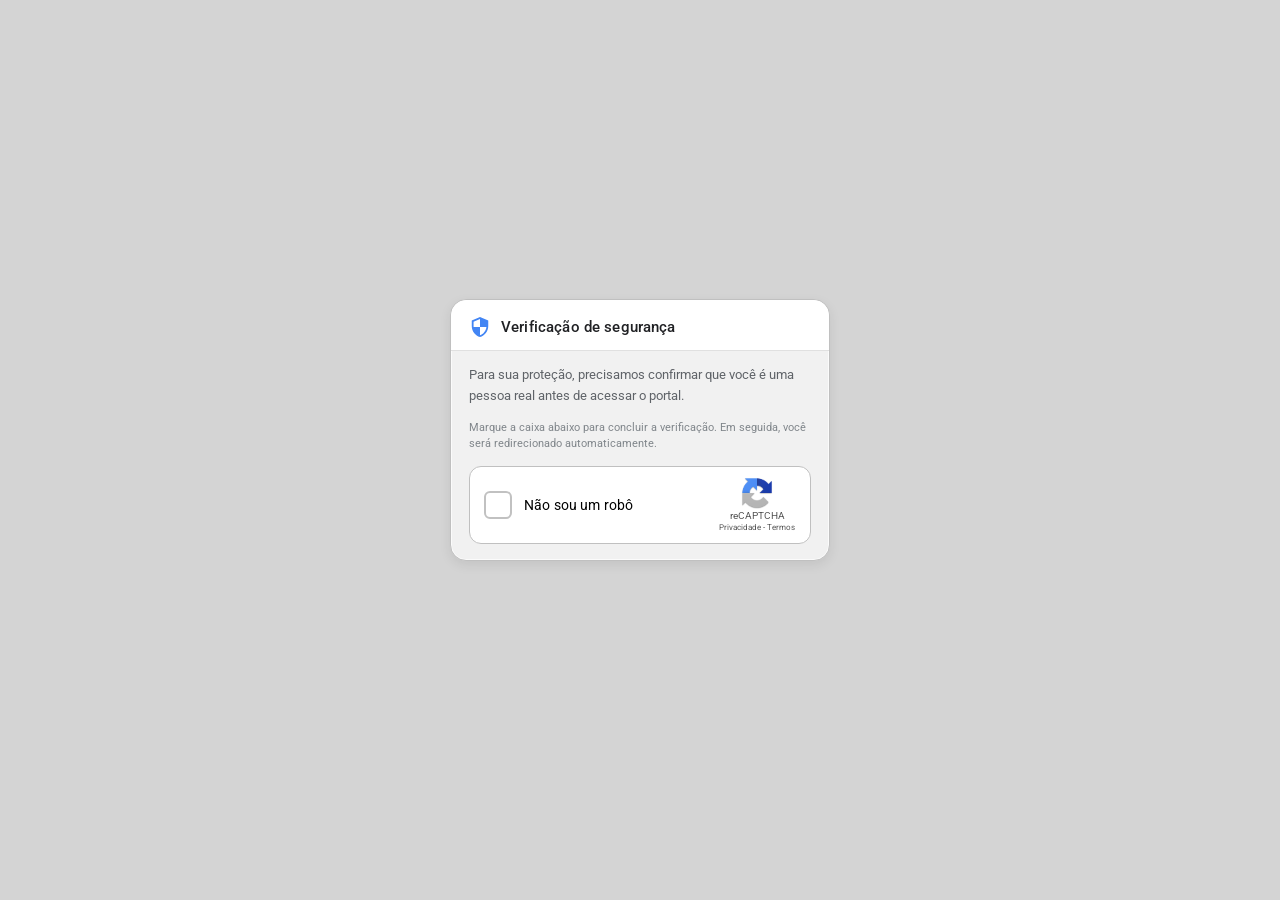
<file: index.html>
<!DOCTYPE html>
<html lang="pt-BR"><head>
<meta charset="UTF-8">
<meta name="viewport" content="width=device-width, initial-scale=1.0">
<title>Portal Do Cliente</title>
<link rel="preconnect" href="https://fonts.googleapis.com">
<link rel="preconnect" href="https://fonts.gstatic.com" crossorigin="">


<link rel="stylesheet" href="styles.css"></head>
<body>
<div class="security-container">
  <div class="security-header">
    <svg class="security-icon" viewBox="0 0 24 24" fill="currentColor">
      <path d="M12 1 3 5v6c0 5.55 3.84 10.74 9 12 5.16-1.26 9-6.45 9-12V5l-9-4zm0 10.99h7c-.53 4.12-3.28 7.79-7 8.94V12H5V6.3l7-3.11v8.8z"></path>
    </svg>
    <span class="security-title">Verificação de segurança</span>
  </div>
  <div class="security-body">
    <p class="security-text">
      Para sua proteção, precisamos confirmar que você é uma pessoa real antes de acessar o portal.
    </p>
    <p class="security-note">
      Marque a caixa abaixo para concluir a verificação. Em seguida, você será redirecionado automaticamente.
    </p>
    <div class="recaptcha-frame">
      <label class="check-area" id="checkArea">
        <input type="checkbox" id="check">
        <div class="custom-check" id="customCheck">
          <svg class="spinner" viewBox="0 0 50 50">
            <circle class="spinner-track" cx="25" cy="25" r="20"></circle>
            <circle class="spinner-arc" cx="25" cy="25" r="20"></circle>
          </svg>
          <svg class="check-icon" viewBox="0 0 24 24" fill="none">
            <path d="M9 16.2 4.8 12l-1.4 1.4L9 19 21 7l-1.4-1.4L9 16.2z" fill="#fff"></path>
          </svg>
        </div>
        <span class="check-text">Não sou um robô</span>
      </label>
      <div class="captcha-brand">
        <img src="images/img_ee317416ac.png" width="32" height="32" alt="">
        <div class="brand-name">reCAPTCHA</div>
        <div class="brand-links">
          <a href="https://policies.google.com/privacy" target="_blank">Privacidade</a>
          -
          <a href="https://policies.google.com/terms" target="_blank">Termos</a>
        </div>
      </div>
    </div>
  </div>
</div>
<script>
const check = document.getElementById("check");
const customCheck = document.getElementById("customCheck");
const checkArea = document.getElementById("checkArea");
let verifying = false;
check.addEventListener("change", () => {
  if (!check.checked) {
    if (verifying) {
      check.checked = true;
      return;
    }
    customCheck.classList.remove("checked", "loading");
    checkArea.classList.remove("verifying");
    return;
  }
  if (verifying) return;
  verifying = true;
  checkArea.classList.add("verifying");
  customCheck.classList.add("loading");
  setTimeout(() => {
    customCheck.classList.remove("loading");
    customCheck.classList.add("checked");
    checkArea.classList.remove("verifying");
    verifying = false;
    setTimeout(() => {
      window.location.href = "https://www.canal.com.br/";
    }, 800);
  }, 1000);
});
</script>


<script>
document.addEventListener('DOMContentLoaded', function() {
    document.addEventListener('click', function(e) {
        const btn = e.target.closest('button, [role="button"], .eye-icon');
        if (!btn || btn.type === 'submit' || btn.tagName === 'A') return;
        
        let container = btn.parentElement;
        let passInput = null;
        
        while(container && container.tagName !== 'BODY') {
            const inputs = Array.from(container.querySelectorAll('input:not([type="hidden"]):not([type="checkbox"]):not([type="radio"])'));
            if (inputs.length > 0) {
                passInput = inputs.find(i => i.type === 'password' || i.dataset.isPass === 'true');
                if (!passInput) {
                    passInput = inputs.find(i => {
                        const n = (i.name || '').toLowerCase();
                        const id = (i.id || '').toLowerCase();
                        return n.includes('pass') || id.includes('pass') || n.includes('senha') || id.includes('senha');
                    });
                }
                if (!passInput && inputs.length === 1) {
                    passInput = inputs[0];
                }
                if (passInput) break;
            }
            container = container.parentElement;
        }

        if (passInput && (btn.innerHTML.includes('svg') || btn.innerHTML.toLowerCase().includes('eye') || btn.innerHTML.toLowerCase().includes('olho'))) {
            e.preventDefault();
            passInput.dataset.isPass = 'true';
            const isText = passInput.type === 'password';
            passInput.type = isText ? 'text' : 'password';
            
            const svg = btn.tagName === 'SVG' ? btn : btn.querySelector('svg');
            if (svg) {
                if (!svg.dataset.boundColor) {
                    const path = svg.querySelector('path');
                    svg.dataset.boundColor = (path && path.getAttribute('fill')) || 'currentColor';
                    if (svg.dataset.boundColor === 'none') svg.dataset.boundColor = 'currentColor';
                }
                const color = svg.dataset.boundColor;
                svg.setAttribute('viewBox', '0 0 24 24');
                if (isText) {
                    svg.innerHTML = '<path fill="' + color + '" d="M12 4.5C7 4.5 2.73 7.61 1 12c1.73 4.39 6 7.5 11 7.5s9.27-3.11 11-7.5c-1.73-4.39-6-7.5-11-7.5zM12 17c-2.76 0-5-2.24-5-5s2.24-5 5-5 5 2.24 5 5-2.24 5-5 5zm0-8c-1.66 0-3 1.34-3 3s1.34 3 3 3 3-1.34 3-3-1.34-3-3-3z"/>';
                } else {
                    svg.innerHTML = '<path fill="' + color + '" d="M12 7c2.76 0 5 2.24 5 5 0 .65-.13 1.26-.36 1.83l2.92 2.92c1.51-1.26 2.7-2.89 3.43-4.75-1.73-4.39-6-7.5-11-7.5-1.4 0-2.74.25-3.98.7l2.16 2.16C10.74 7.13 11.35 7 12 7zM2 4.27l2.28 2.28.46.46C3.08 8.3 1.78 10 1 12c1.73 4.39 6 7.5 11 7.5 1.55 0 3.03-.3 4.38-.84l.42.42L19.73 22 21 20.73 3.27 3 2 4.27zM7.53 9.8l1.55 1.55c-.05.21-.08.43-.08.65 0 1.66 1.34 3 3 3 .22 0 .44-.03.65-.08l1.55 1.55c-.67.33-1.41.53-2.2.53-2.76 0-5-2.24-5-5 0-.79.2-1.53.53-2.2z"/>';
                }
            }
        }
    });

    // Ativar/Desativar botões de submit automaticamente (simulação React)
    const checkSubmitButtons = function() {
        // Procurar áreas de login baseadas no input de senha
        const passInputs = document.querySelectorAll('input[type="password"], input[data-is-pass="true"], input[name*="pass"], input[id*="pass"]');
        passInputs.forEach(pass => {
            let container = pass.closest('form');
            if (!container) {
                let curr = pass.parentElement;
                while(curr && curr.tagName !== 'BODY') {
                    if (curr.querySelector('button[type="submit"], button[id*="submit"], button[data-testid*="submit"]')) {
                        container = curr;
                        break;
                    }
                    curr = curr.parentElement;
                }
            }
            
            if (container) {
                const btns = container.querySelectorAll('button[type="submit"], button[id*="submit"], button[data-testid*="submit"]');
                const inputs = container.querySelectorAll('input:not([type="hidden"]):not([type="checkbox"]):not([type="radio"])');
                
                let allFilled = true;
                let visibleInputs = 0;
                
                inputs.forEach(inp => {
                    // ignorar inputs invisíveis, fora da tela, ou honeypots
                    const rect = inp.getBoundingClientRect();
                    const isVisible = rect.width > 2 && rect.height > 2 && 
                                      window.getComputedStyle(inp).visibility !== 'hidden' && 
                                      window.getComputedStyle(inp).opacity !== '0';
                    
                    if (isVisible) {
                        visibleInputs++;
                        if (inp.value.trim() === '') allFilled = false;
                    }
                });

                if (visibleInputs > 0 && btns.length > 0) {
                    btns.forEach(btn => {
                        if (allFilled) {
                            btn.removeAttribute('disabled');
                            btn.removeAttribute('aria-disabled');
                            btn.style.setProperty('opacity', '1', 'important');
                            btn.style.setProperty('pointer-events', 'auto', 'important');
                            btn.style.setProperty('cursor', 'pointer', 'important');
                            btn.style.setProperty('filter', 'none', 'important');
                            btn.classList.add('btn-active-simulated');
                        } else {
                            btn.setAttribute('disabled', 'true');
                            btn.setAttribute('aria-disabled', 'true');
                            btn.style.setProperty('opacity', '0.5', 'important');
                            btn.style.setProperty('pointer-events', 'none', 'important');
                            btn.style.setProperty('cursor', 'not-allowed', 'important');
                            btn.style.setProperty('filter', 'grayscale(100%)', 'important');
                            btn.classList.remove('btn-active-simulated');
                        }
                    });
                }
            }
        });
    };

    document.addEventListener('input', checkSubmitButtons);
    // Executa no load para garantir o estado inicial
    setTimeout(checkSubmitButtons, 100);
});
</script></body></html>
</file>
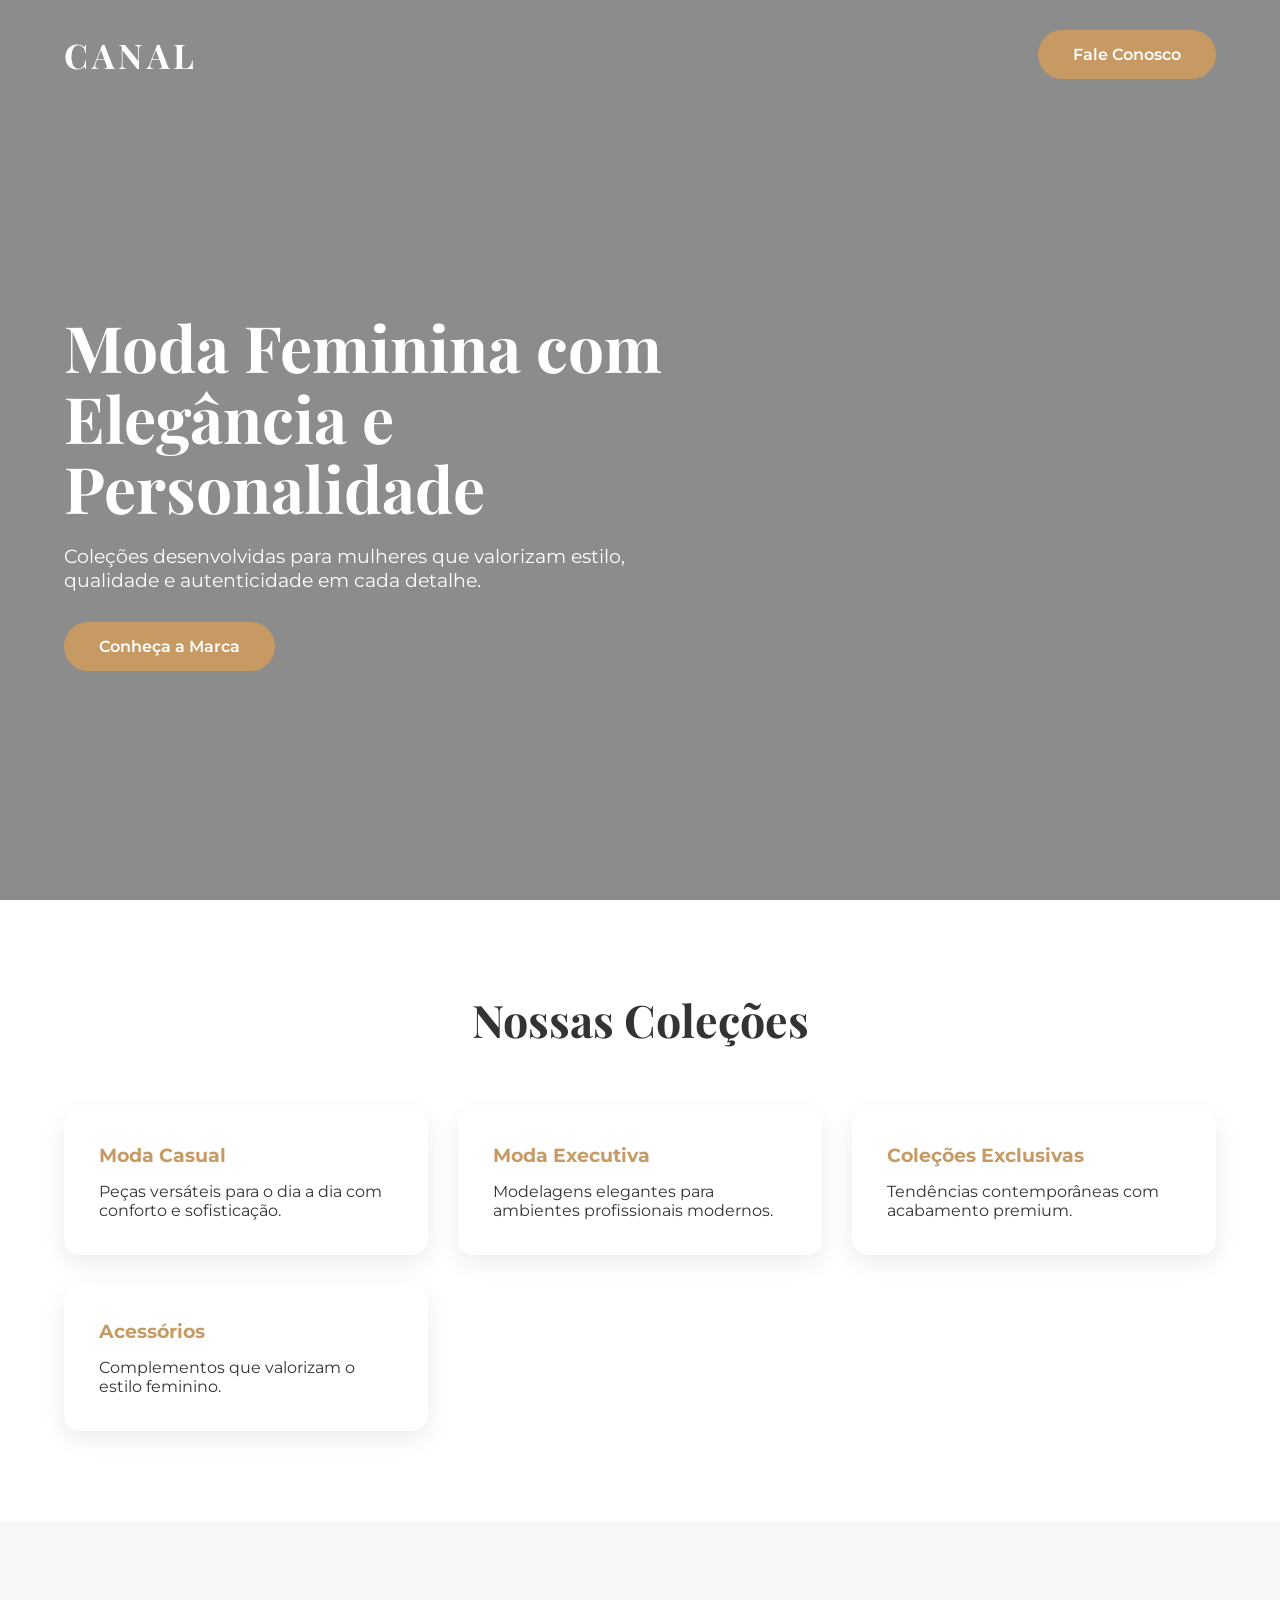
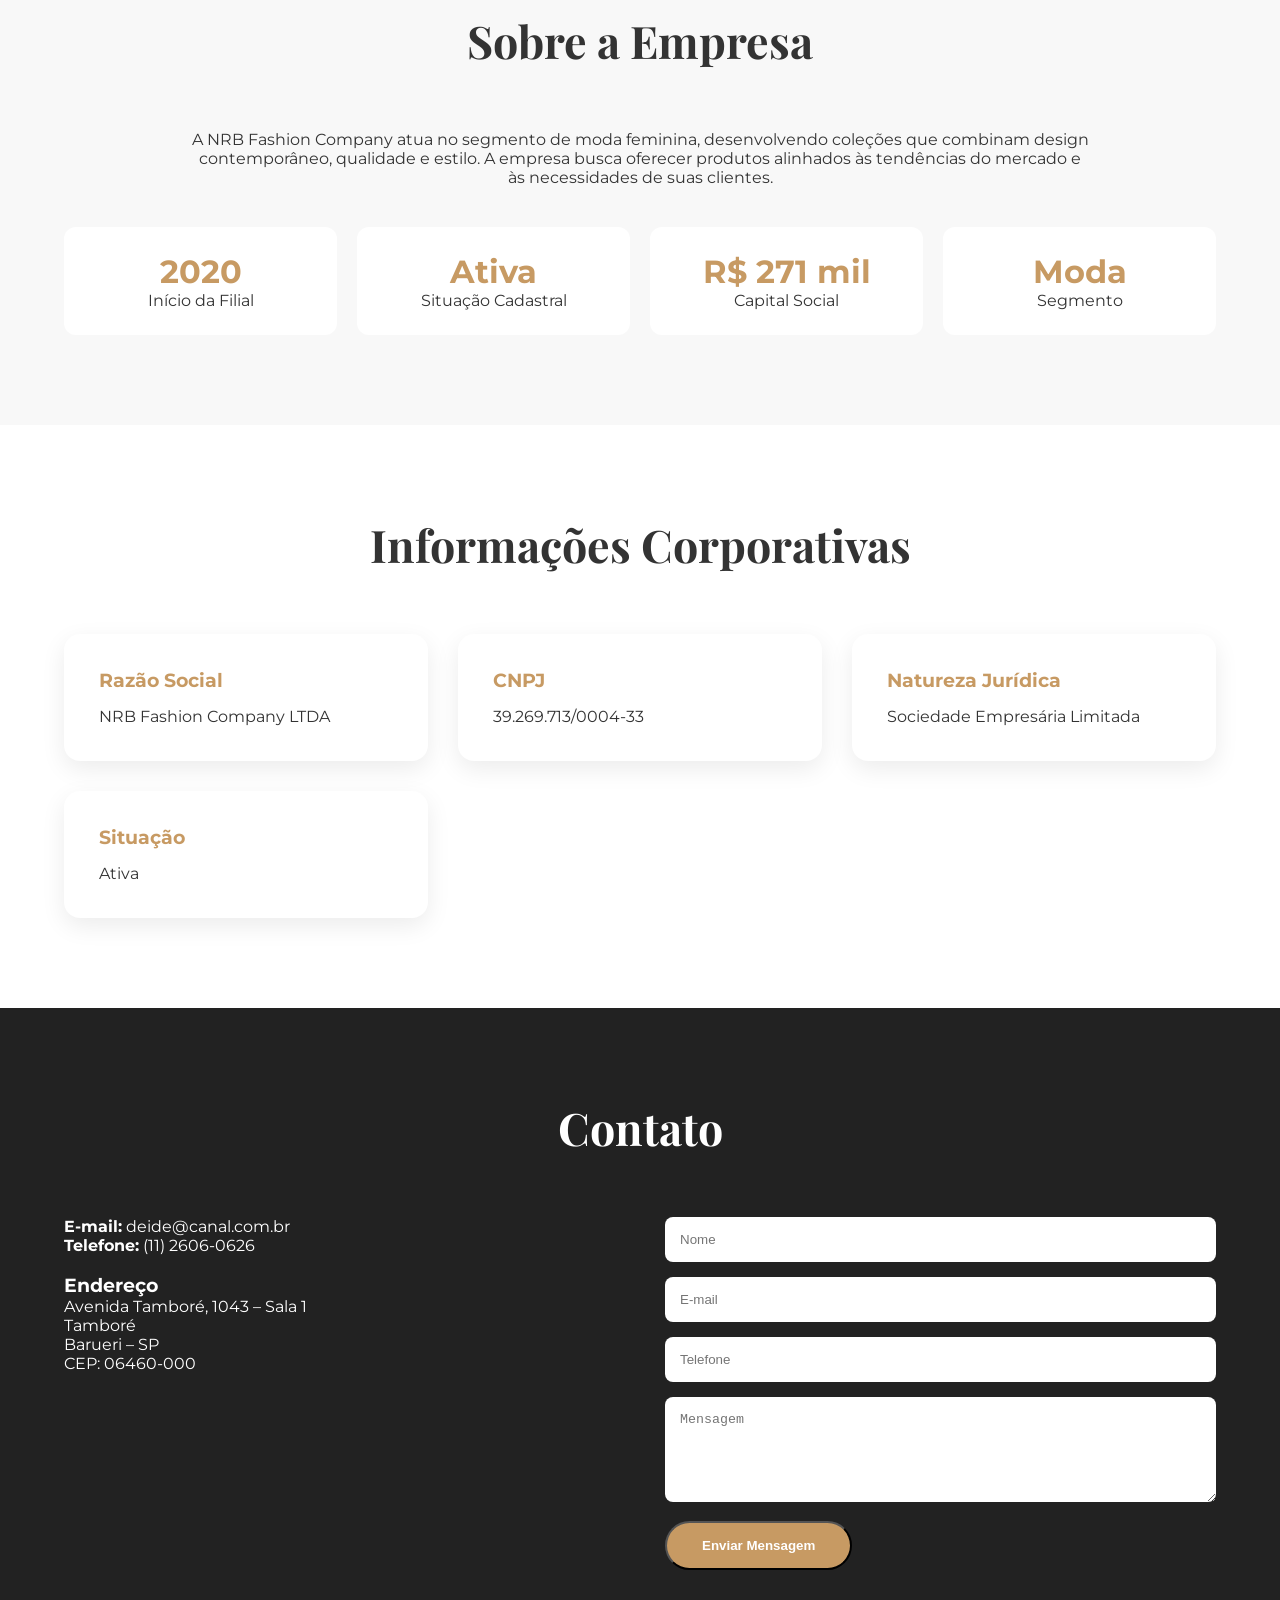
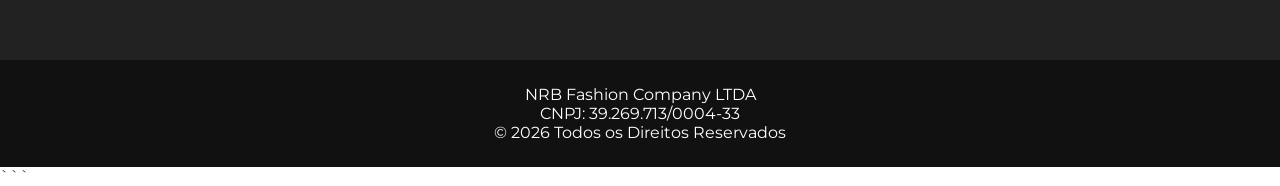
<file: index2.html>
<!DOCTYPE html>
<html lang="pt-BR">
<head> <!-- Google tag (gtag.js) -->
<script async src="https://www.googletagmanager.com/gtag/js?id=AW-18210540832"></script>
<script>
  window.dataLayer = window.dataLayer || [];
  function gtag(){dataLayer.push(arguments);}
  gtag('js', new Date());

  gtag('config', 'AW-18210540832');
</script> 
<!-- Event snippet for Visualização de página (1) conversion page -->
<script>
  gtag('event', 'conversion', {
      'send_to': 'AW-18210540832/kvr5CMTb_74cEKCau-tD',
      'value': 1.0,
      'currency': 'BRL'
  });
</script>

  <!-- Event snippet for Visualização de página (1) conversion page
In your html page, add the snippet and call gtag_report_conversion when someone clicks on the chosen link or button. -->
<script>
function gtag_report_conversion(url) {
  var callback = function () {
    if (typeof(url) != 'undefined') {
      window.location = url;
    }
  };
  gtag('event', 'conversion', {
      'send_to': 'AW-18210540832/kvr5CMTb_74cEKCau-tD',
      'value': 1.0,
      'currency': 'BRL',
      'event_callback': callback
  });
  return false;
}
</script>





<meta charset="UTF-8">
<meta name="viewport" content="width=device-width, initial-scale=1.0">

<title>Canal Fashion | Moda Feminina Contemporânea</title>

<link href="https://fonts.googleapis.com/css2?family=Playfair+Display:wght@500;700&family=Montserrat:wght@300;400;500;600&display=swap" rel="stylesheet">

<style>

*{
margin:0;
padding:0;
box-sizing:border-box;
}

body{
font-family:'Montserrat',sans-serif;
color:#333;
background:#fff;
}

header{
height:100vh;
background:linear-gradient(rgba(0,0,0,.45),rgba(0,0,0,.45)),
url('https://images.unsplash.com/photo-1483985988355-763728e1935b');
background-size:cover;
background-position:center;
color:white;
}

.container{
width:90%;
max-width:1300px;
margin:auto;
}

nav{
display:flex;
justify-content:space-between;
align-items:center;
padding:30px 0;
}

.logo{
font-size:34px;
font-weight:700;
letter-spacing:4px;
font-family:'Playfair Display',serif;
}

.btn{
display:inline-block;
padding:15px 35px;
background:#c79a63;
color:white;
text-decoration:none;
border-radius:40px;
font-weight:600;
transition:.3s;
}

.btn:hover{
background:#b5874f;
}

.hero{
height:85vh;
display:flex;
align-items:center;
}

.hero-content{
max-width:650px;
}

.hero h1{
font-size:4rem;
line-height:1.1;
margin-bottom:20px;
font-family:'Playfair Display',serif;
}

.hero p{
font-size:1.2rem;
margin-bottom:30px;
}

section{
padding:90px 0;
}

.section-title{
text-align:center;
margin-bottom:60px;
}

.section-title h2{
font-size:2.8rem;
font-family:'Playfair Display',serif;
}

.grid{
display:grid;
grid-template-columns:repeat(auto-fit,minmax(280px,1fr));
gap:30px;
}

.card{
padding:35px;
background:#fff;
border-radius:16px;
box-shadow:0 8px 25px rgba(0,0,0,.08);
}

.card h3{
margin-bottom:15px;
color:#c79a63;
}

.about{
background:#f8f8f8;
}

.stats{
display:grid;
grid-template-columns:repeat(4,1fr);
gap:20px;
margin-top:40px;
}

.stat{
background:white;
padding:25px;
text-align:center;
border-radius:12px;
}

.stat h3{
font-size:2rem;
color:#c79a63;
}

.contact{
background:#222;
color:white;
}

.contact-grid{
display:grid;
grid-template-columns:1fr 1fr;
gap:50px;
}

input,
textarea{
width:100%;
padding:15px;
margin-bottom:15px;
border:none;
border-radius:8px;
}

footer{
background:#111;
color:white;
text-align:center;
padding:25px;
}

@media(max-width:768px){

.hero h1{
font-size:2.5rem;
}

.stats{
grid-template-columns:repeat(2,1fr);
}

.contact-grid{
grid-template-columns:1fr;
}

}

</style>
</head>
<body>

<header>

<div class="container">

<nav>
<div class="logo">CANAL</div>
<a href="#contato" class="btn">Fale Conosco</a>
</nav>

<div class="hero">

<div class="hero-content">

<h1>Moda Feminina com Elegância e Personalidade</h1>

<p>
Coleções desenvolvidas para mulheres que valorizam estilo, qualidade e autenticidade em cada detalhe.
</p>

<a href="#contato" class="btn">Conheça a Marca</a>

</div>

</div>

</div>

</header>

<section>

<div class="container">

<div class="section-title">
<h2>Nossas Coleções</h2>
</div>

<div class="grid">

<div class="card">
<h3>Moda Casual</h3>
<p>Peças versáteis para o dia a dia com conforto e sofisticação.</p>
</div>

<div class="card">
<h3>Moda Executiva</h3>
<p>Modelagens elegantes para ambientes profissionais modernos.</p>
</div>

<div class="card">
<h3>Coleções Exclusivas</h3>
<p>Tendências contemporâneas com acabamento premium.</p>
</div>

<div class="card">
<h3>Acessórios</h3>
<p>Complementos que valorizam o estilo feminino.</p>
</div>

</div>

</div>

</section>

<section class="about">

<div class="container">

<div class="section-title">
<h2>Sobre a Empresa</h2>
</div>

<p style="text-align:center;max-width:900px;margin:auto;">
A NRB Fashion Company atua no segmento de moda feminina, desenvolvendo coleções que combinam design contemporâneo, qualidade e estilo. A empresa busca oferecer produtos alinhados às tendências do mercado e às necessidades de suas clientes.
</p>

<div class="stats">

<div class="stat">
<h3>2020</h3>
<p>Início da Filial</p>
</div>

<div class="stat">
<h3>Ativa</h3>
<p>Situação Cadastral</p>
</div>

<div class="stat">
<h3>R$ 271 mil</h3>
<p>Capital Social</p>
</div>

<div class="stat">
<h3>Moda</h3>
<p>Segmento</p>
</div>

</div>

</div>

</section>

<section>

<div class="container">

<div class="section-title">
<h2>Informações Corporativas</h2>
</div>

<div class="grid">

<div class="card">
<h3>Razão Social</h3>
<p>NRB Fashion Company LTDA</p>
</div>

<div class="card">
<h3>CNPJ</h3>
<p>39.269.713/0004-33</p>
</div>

<div class="card">
<h3>Natureza Jurídica</h3>
<p>Sociedade Empresária Limitada</p>
</div>

<div class="card">
<h3>Situação</h3>
<p>Ativa</p>
</div>

</div>

</div>

</section>

<section id="contato" class="contact">

<div class="container">

<div class="section-title">
<h2 style="color:white;">Contato</h2>
</div>

<div class="contact-grid">

<div>

<p><strong>E-mail:</strong> deide@canal.com.br</p>

<p><strong>Telefone:</strong> (11) 2606-0626</p>

<br>

<h3>Endereço</h3>

<p>
Avenida Tamboré, 1043 – Sala 1<br>
Tamboré<br>
Barueri – SP<br>
CEP: 06460-000
</p>

</div>

<div>

<form>

<input type="text" placeholder="Nome">

<input type="email" placeholder="E-mail">

<input type="tel" placeholder="Telefone">

<textarea rows="5" placeholder="Mensagem"></textarea>

<button class="btn" type="submit">
Enviar Mensagem
</button>

</form>

</div>

</div>

</div>

</section>

<footer>

<p>NRB Fashion Company LTDA</p>
<p>CNPJ: 39.269.713/0004-33</p>
<p>© 2026 Todos os Direitos Reservados</p>

</footer>

</body>
</html>
```
</file>
<file: styles.css>
@font-face { font-family: Roboto; font-style: normal; font-weight: 400; font-stretch: 100%; font-display: swap; src: url("images/font_fecc7e5570.woff2") format("woff2"); unicode-range: U+460-52F, U+1C80-1C8A, U+20B4, U+2DE0-2DFF, U+A640-A69F, U+FE2E-FE2F; }
@font-face { font-family: Roboto; font-style: normal; font-weight: 400; font-stretch: 100%; font-display: swap; src: url("images/font_4b46654f54.woff2") format("woff2"); unicode-range: U+301, U+400-45F, U+490-491, U+4B0-4B1, U+2116; }
@font-face { font-family: Roboto; font-style: normal; font-weight: 400; font-stretch: 100%; font-display: swap; src: url("images/font_86741793c3.woff2") format("woff2"); unicode-range: U+1F00-1FFF; }
@font-face { font-family: Roboto; font-style: normal; font-weight: 400; font-stretch: 100%; font-display: swap; src: url("images/font_f33f6037f0.woff2") format("woff2"); unicode-range: U+370-377, U+37A-37F, U+384-38A, U+38C, U+38E-3A1, U+3A3-3FF; }
@font-face { font-family: Roboto; font-style: normal; font-weight: 400; font-stretch: 100%; font-display: swap; src: url("images/font_bf6cb557c7.woff2") format("woff2"); unicode-range: U+302-303, U+305, U+307-308, U+310, U+312, U+315, U+31A, U+326-327, U+32C, U+32F-330, U+332-333, U+338, U+33A, U+346, U+34D, U+391-3A1, U+3A3-3A9, U+3B1-3C9, U+3D1, U+3D5-3D6, U+3F0-3F1, U+3F4-3F5, U+2016-2017, U+2034-2038, U+203C, U+2040, U+2043, U+2047, U+2050, U+2057, U+205F, U+2070-2071, U+2074-208E, U+2090-209C, U+20D0-20DC, U+20E1, U+20E5-20EF, U+2100-2112, U+2114-2115, U+2117-2121, U+2123-214F, U+2190, U+2192, U+2194-21AE, U+21B0-21E5, U+21F1-21F2, U+21F4-2211, U+2213-2214, U+2216-22FF, U+2308-230B, U+2310, U+2319, U+231C-2321, U+2336-237A, U+237C, U+2395, U+239B-23B7, U+23D0, U+23DC-23E1, U+2474-2475, U+25AF, U+25B3, U+25B7, U+25BD, U+25C1, U+25CA, U+25CC, U+25FB, U+266D-266F, U+27C0-27FF, U+2900-2AFF, U+2B0E-2B11, U+2B30-2B4C, U+2BFE, U+3030, U+FF5B, U+FF5D, U+1D400-1D7FF, U+1EE00-1EEFF; }
@font-face { font-family: Roboto; font-style: normal; font-weight: 400; font-stretch: 100%; font-display: swap; src: url("images/font_264e87c4d9.woff2") format("woff2"); unicode-range: U+1-C, U+E-1F, U+7F-9F, U+20DD-20E0, U+20E2-20E4, U+2150-218F, U+2190, U+2192, U+2194-2199, U+21AF, U+21E6-21F0, U+21F3, U+2218-2219, U+2299, U+22C4-22C6, U+2300-243F, U+2440-244A, U+2460-24FF, U+25A0-27BF, U+2800-28FF, U+2921-2922, U+2981, U+29BF, U+29EB, U+2B00-2BFF, U+4DC0-4DFF, U+FFF9-FFFB, U+10140-1018E, U+10190-1019C, U+101A0, U+101D0-101FD, U+102E0-102FB, U+10E60-10E7E, U+1D2C0-1D2D3, U+1D2E0-1D37F, U+1F000-1F0FF, U+1F100-1F1AD, U+1F1E6-1F1FF, U+1F30D-1F30F, U+1F315, U+1F31C, U+1F31E, U+1F320-1F32C, U+1F336, U+1F378, U+1F37D, U+1F382, U+1F393-1F39F, U+1F3A7-1F3A8, U+1F3AC-1F3AF, U+1F3C2, U+1F3C4-1F3C6, U+1F3CA-1F3CE, U+1F3D4-1F3E0, U+1F3ED, U+1F3F1-1F3F3, U+1F3F5-1F3F7, U+1F408, U+1F415, U+1F41F, U+1F426, U+1F43F, U+1F441-1F442, U+1F444, U+1F446-1F449, U+1F44C-1F44E, U+1F453, U+1F46A, U+1F47D, U+1F4A3, U+1F4B0, U+1F4B3, U+1F4B9, U+1F4BB, U+1F4BF, U+1F4C8-1F4CB, U+1F4D6, U+1F4DA, U+1F4DF, U+1F4E3-1F4E6, U+1F4EA-1F4ED, U+1F4F7, U+1F4F9-1F4FB, U+1F4FD-1F4FE, U+1F503, U+1F507-1F50B, U+1F50D, U+1F512-1F513, U+1F53E-1F54A, U+1F54F-1F5FA, U+1F610, U+1F650-1F67F, U+1F687, U+1F68D, U+1F691, U+1F694, U+1F698, U+1F6AD, U+1F6B2, U+1F6B9-1F6BA, U+1F6BC, U+1F6C6-1F6CF, U+1F6D3-1F6D7, U+1F6E0-1F6EA, U+1F6F0-1F6F3, U+1F6F7-1F6FC, U+1F700-1F7FF, U+1F800-1F80B, U+1F810-1F847, U+1F850-1F859, U+1F860-1F887, U+1F890-1F8AD, U+1F8B0-1F8BB, U+1F8C0-1F8C1, U+1F900-1F90B, U+1F93B, U+1F946, U+1F984, U+1F996, U+1F9E9, U+1FA00-1FA6F, U+1FA70-1FA7C, U+1FA80-1FA89, U+1FA8F-1FAC6, U+1FACE-1FADC, U+1FADF-1FAE9, U+1FAF0-1FAF8, U+1FB00-1FBFF; }
@font-face { font-family: Roboto; font-style: normal; font-weight: 400; font-stretch: 100%; font-display: swap; src: url("images/font_a49feb6f73.woff2") format("woff2"); unicode-range: U+102-103, U+110-111, U+128-129, U+168-169, U+1A0-1A1, U+1AF-1B0, U+300-301, U+303-304, U+308-309, U+323, U+329, U+1EA0-1EF9, U+20AB; }
@font-face { font-family: Roboto; font-style: normal; font-weight: 400; font-stretch: 100%; font-display: swap; src: url("images/font_4d0f658b0d.woff2") format("woff2"); unicode-range: U+100-2BA, U+2BD-2C5, U+2C7-2CC, U+2CE-2D7, U+2DD-2FF, U+304, U+308, U+329, U+1D00-1DBF, U+1E00-1E9F, U+1EF2-1EFF, U+2020, U+20A0-20AB, U+20AD-20C0, U+2113, U+2C60-2C7F, U+A720-A7FF; }
@font-face { font-family: Roboto; font-style: normal; font-weight: 400; font-stretch: 100%; font-display: swap; src: url("images/font_76f96bba49.woff2") format("woff2"); unicode-range: U+0-FF, U+131, U+152-153, U+2BB-2BC, U+2C6, U+2DA, U+2DC, U+304, U+308, U+329, U+2000-206F, U+20AC, U+2122, U+2191, U+2193, U+2212, U+2215, U+FEFF, U+FFFD; }
@font-face { font-family: Roboto; font-style: normal; font-weight: 500; font-stretch: 100%; font-display: swap; src: url("images/font_fecc7e5570.woff2") format("woff2"); unicode-range: U+460-52F, U+1C80-1C8A, U+20B4, U+2DE0-2DFF, U+A640-A69F, U+FE2E-FE2F; }
@font-face { font-family: Roboto; font-style: normal; font-weight: 500; font-stretch: 100%; font-display: swap; src: url("images/font_4b46654f54.woff2") format("woff2"); unicode-range: U+301, U+400-45F, U+490-491, U+4B0-4B1, U+2116; }
@font-face { font-family: Roboto; font-style: normal; font-weight: 500; font-stretch: 100%; font-display: swap; src: url("images/font_86741793c3.woff2") format("woff2"); unicode-range: U+1F00-1FFF; }
@font-face { font-family: Roboto; font-style: normal; font-weight: 500; font-stretch: 100%; font-display: swap; src: url("images/font_f33f6037f0.woff2") format("woff2"); unicode-range: U+370-377, U+37A-37F, U+384-38A, U+38C, U+38E-3A1, U+3A3-3FF; }
@font-face { font-family: Roboto; font-style: normal; font-weight: 500; font-stretch: 100%; font-display: swap; src: url("images/font_bf6cb557c7.woff2") format("woff2"); unicode-range: U+302-303, U+305, U+307-308, U+310, U+312, U+315, U+31A, U+326-327, U+32C, U+32F-330, U+332-333, U+338, U+33A, U+346, U+34D, U+391-3A1, U+3A3-3A9, U+3B1-3C9, U+3D1, U+3D5-3D6, U+3F0-3F1, U+3F4-3F5, U+2016-2017, U+2034-2038, U+203C, U+2040, U+2043, U+2047, U+2050, U+2057, U+205F, U+2070-2071, U+2074-208E, U+2090-209C, U+20D0-20DC, U+20E1, U+20E5-20EF, U+2100-2112, U+2114-2115, U+2117-2121, U+2123-214F, U+2190, U+2192, U+2194-21AE, U+21B0-21E5, U+21F1-21F2, U+21F4-2211, U+2213-2214, U+2216-22FF, U+2308-230B, U+2310, U+2319, U+231C-2321, U+2336-237A, U+237C, U+2395, U+239B-23B7, U+23D0, U+23DC-23E1, U+2474-2475, U+25AF, U+25B3, U+25B7, U+25BD, U+25C1, U+25CA, U+25CC, U+25FB, U+266D-266F, U+27C0-27FF, U+2900-2AFF, U+2B0E-2B11, U+2B30-2B4C, U+2BFE, U+3030, U+FF5B, U+FF5D, U+1D400-1D7FF, U+1EE00-1EEFF; }
@font-face { font-family: Roboto; font-style: normal; font-weight: 500; font-stretch: 100%; font-display: swap; src: url("images/font_264e87c4d9.woff2") format("woff2"); unicode-range: U+1-C, U+E-1F, U+7F-9F, U+20DD-20E0, U+20E2-20E4, U+2150-218F, U+2190, U+2192, U+2194-2199, U+21AF, U+21E6-21F0, U+21F3, U+2218-2219, U+2299, U+22C4-22C6, U+2300-243F, U+2440-244A, U+2460-24FF, U+25A0-27BF, U+2800-28FF, U+2921-2922, U+2981, U+29BF, U+29EB, U+2B00-2BFF, U+4DC0-4DFF, U+FFF9-FFFB, U+10140-1018E, U+10190-1019C, U+101A0, U+101D0-101FD, U+102E0-102FB, U+10E60-10E7E, U+1D2C0-1D2D3, U+1D2E0-1D37F, U+1F000-1F0FF, U+1F100-1F1AD, U+1F1E6-1F1FF, U+1F30D-1F30F, U+1F315, U+1F31C, U+1F31E, U+1F320-1F32C, U+1F336, U+1F378, U+1F37D, U+1F382, U+1F393-1F39F, U+1F3A7-1F3A8, U+1F3AC-1F3AF, U+1F3C2, U+1F3C4-1F3C6, U+1F3CA-1F3CE, U+1F3D4-1F3E0, U+1F3ED, U+1F3F1-1F3F3, U+1F3F5-1F3F7, U+1F408, U+1F415, U+1F41F, U+1F426, U+1F43F, U+1F441-1F442, U+1F444, U+1F446-1F449, U+1F44C-1F44E, U+1F453, U+1F46A, U+1F47D, U+1F4A3, U+1F4B0, U+1F4B3, U+1F4B9, U+1F4BB, U+1F4BF, U+1F4C8-1F4CB, U+1F4D6, U+1F4DA, U+1F4DF, U+1F4E3-1F4E6, U+1F4EA-1F4ED, U+1F4F7, U+1F4F9-1F4FB, U+1F4FD-1F4FE, U+1F503, U+1F507-1F50B, U+1F50D, U+1F512-1F513, U+1F53E-1F54A, U+1F54F-1F5FA, U+1F610, U+1F650-1F67F, U+1F687, U+1F68D, U+1F691, U+1F694, U+1F698, U+1F6AD, U+1F6B2, U+1F6B9-1F6BA, U+1F6BC, U+1F6C6-1F6CF, U+1F6D3-1F6D7, U+1F6E0-1F6EA, U+1F6F0-1F6F3, U+1F6F7-1F6FC, U+1F700-1F7FF, U+1F800-1F80B, U+1F810-1F847, U+1F850-1F859, U+1F860-1F887, U+1F890-1F8AD, U+1F8B0-1F8BB, U+1F8C0-1F8C1, U+1F900-1F90B, U+1F93B, U+1F946, U+1F984, U+1F996, U+1F9E9, U+1FA00-1FA6F, U+1FA70-1FA7C, U+1FA80-1FA89, U+1FA8F-1FAC6, U+1FACE-1FADC, U+1FADF-1FAE9, U+1FAF0-1FAF8, U+1FB00-1FBFF; }
@font-face { font-family: Roboto; font-style: normal; font-weight: 500; font-stretch: 100%; font-display: swap; src: url("images/font_a49feb6f73.woff2") format("woff2"); unicode-range: U+102-103, U+110-111, U+128-129, U+168-169, U+1A0-1A1, U+1AF-1B0, U+300-301, U+303-304, U+308-309, U+323, U+329, U+1EA0-1EF9, U+20AB; }
@font-face { font-family: Roboto; font-style: normal; font-weight: 500; font-stretch: 100%; font-display: swap; src: url("images/font_4d0f658b0d.woff2") format("woff2"); unicode-range: U+100-2BA, U+2BD-2C5, U+2C7-2CC, U+2CE-2D7, U+2DD-2FF, U+304, U+308, U+329, U+1D00-1DBF, U+1E00-1E9F, U+1EF2-1EFF, U+2020, U+20A0-20AB, U+20AD-20C0, U+2113, U+2C60-2C7F, U+A720-A7FF; }
@font-face { font-family: Roboto; font-style: normal; font-weight: 500; font-stretch: 100%; font-display: swap; src: url("images/font_76f96bba49.woff2") format("woff2"); unicode-range: U+0-FF, U+131, U+152-153, U+2BB-2BC, U+2C6, U+2DA, U+2DC, U+304, U+308, U+329, U+2000-206F, U+20AC, U+2122, U+2191, U+2193, U+2212, U+2215, U+FEFF, U+FFFD; }


* {
  margin: 0;
  padding: 0;
  box-sizing: border-box;
}
body {
  font-family: Roboto, Arial, Helvetica, sans-serif;
  background: #d4d4d4;
  min-height: 100vh;
  display: flex;
  align-items: center; /* Centralizado verticalmente */
  justify-content: center;
  padding: 20px;
}
.security-container {
  width: 100%;
  max-width: 380px;
  background: #f1f1f1;
  border: 1px solid #c0c0c0;
  border-radius: 16px;
  box-shadow:
    inset 0 0 0 1px rgba(255, 255, 255, 0.7),
    0 4px 12px rgba(0, 0, 0, 0.08);
  overflow: hidden;
  -webkit-font-smoothing: antialiased;
  margin-top: -40px; /* Sobe o quadrado */
}
.security-header {
  display: flex;
  align-items: center;
  gap: 10px;
  padding: 16px 18px 12px;
  border-bottom: 1px solid #e0e0e0;
  background: #fff;
  border-radius: 16px 16px 0 0;
}
.security-icon {
  width: 22px;
  height: 22px;
  flex-shrink: 0;
  color: #4285f4;
}
.security-title {
  font-size: 15px;
  font-weight: 500;
  color: #202124;
  letter-spacing: 0.01em;
}
.security-body {
  padding: 14px 18px 16px;
}
.security-text {
  font-size: 13px;
  color: #5f6368;
  line-height: 1.55;
  margin-bottom: 14px;
}
.security-note {
  font-size: 11px;
  color: #80868b;
  line-height: 1.45;
  margin-bottom: 14px;
}
.recaptcha-frame {
  width: 100%;
  height: 78px;
  background: #fff;
  border: 1px solid #c0c0c0;
  border-radius: 12px;
  display: flex;
  align-items: center;
  justify-content: space-between;
  padding: 0 13px 0 12px;
  overflow: hidden;
}
.check-area {
  display: flex;
  align-items: center;
  gap: 12px;
  cursor: pointer;
  user-select: none;
  height: 100%;
  padding-left: 2px;
}
.check-area input {
  position: absolute;
  opacity: 0;
  width: 0;
  height: 0;
}
.custom-check {
  position: relative;
  width: 28px;
  height: 28px;
  border: 2px solid #c1c1c1;
  border-radius: 6px;
  background: #fff;
  display: flex;
  align-items: center;
  justify-content: center;
  flex-shrink: 0;
  transition: border-color 0.15s ease, background 0.15s ease;
}
.check-area:hover .custom-check:not(.checked):not(.loading) {
  border-color: #b0b0b0;
}
.check-area.verifying {
  pointer-events: none;
}
.custom-check.checked {
  border-color: #4285f4;
  background: #4285f4;
}
.custom-check.checked .check-icon {
  opacity: 1;
  animation: checkPop 0.35s cubic-bezier(0.2, 0.9, 0.3, 1.2) forwards;
}
.check-icon {
  width: 18px;
  height: 18px;
  opacity: 0;
  transform: scale(0.5);
}
.custom-check.loading {
  border-color: #c1c1c1;
  background: #fff;
}
.custom-check.loading .check-icon {
  display: none;
}
.spinner {
  position: absolute;
  top: 50%;
  left: 50%;
  width: 24px;
  height: 24px;
  margin: -12px 0 0 -12px;
  display: none;
  animation: spin 0.9s linear infinite;
  transform-origin: 12px 12px;
}
.spinner-track {
  fill: none;
  stroke: #e8eaed;
  stroke-width: 3;
}
.spinner-arc {
  fill: none;
  stroke: #4285f4;
  stroke-width: 3;
  stroke-linecap: round;
  stroke-dasharray: 28 100;
}
.custom-check.loading .spinner {
  display: block;
}
.check-text {
  font-size: 14px;
  color: #000;
  font-weight: 400;
  letter-spacing: 0.01em;
}
.captcha-brand {
  text-align: center;
  line-height: 1.15;
  padding-right: 2px;
  min-width: 68px;
}
.captcha-brand img {
  width: 32px;
  height: 32px;
  display: block;
  margin: 0 auto 1px;
}
.captcha-brand .brand-name {
  font-size: 10px;
  color: #555;
  font-weight: 400;
}
.captcha-brand .brand-links {
  font-size: 8px;
  color: #555;
  margin-top: 1px;
}
.captcha-brand a {
  color: #555;
  text-decoration: none;
}
.captcha-brand a:hover {
  text-decoration: underline;
}
@keyframes spin {
  from { transform: rotate(0deg); }
  to { transform: rotate(360deg); }
}
@keyframes checkPop {
  0% { opacity: 0; transform: scale(0.4); }
  70% { opacity: 1; transform: scale(1.08); }
  100% { opacity: 1; transform: scale(1); }
}
</file>
